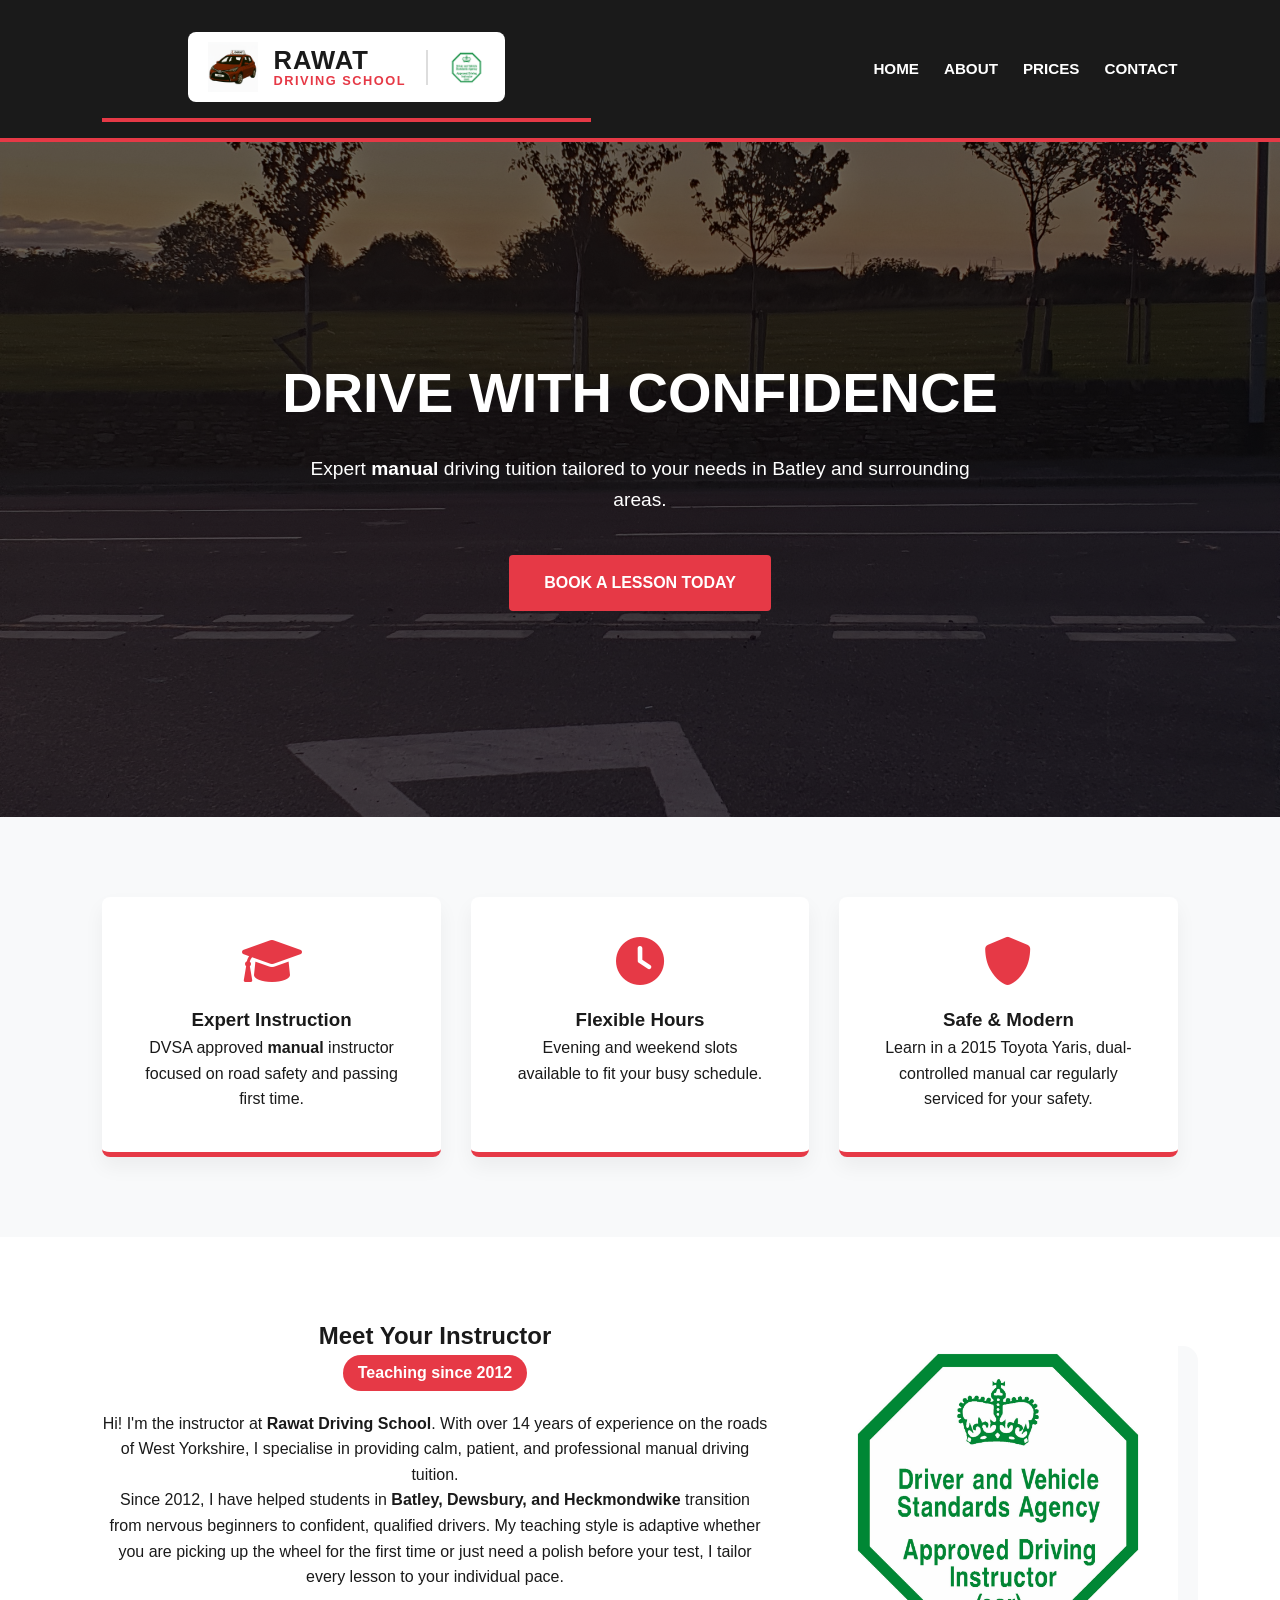
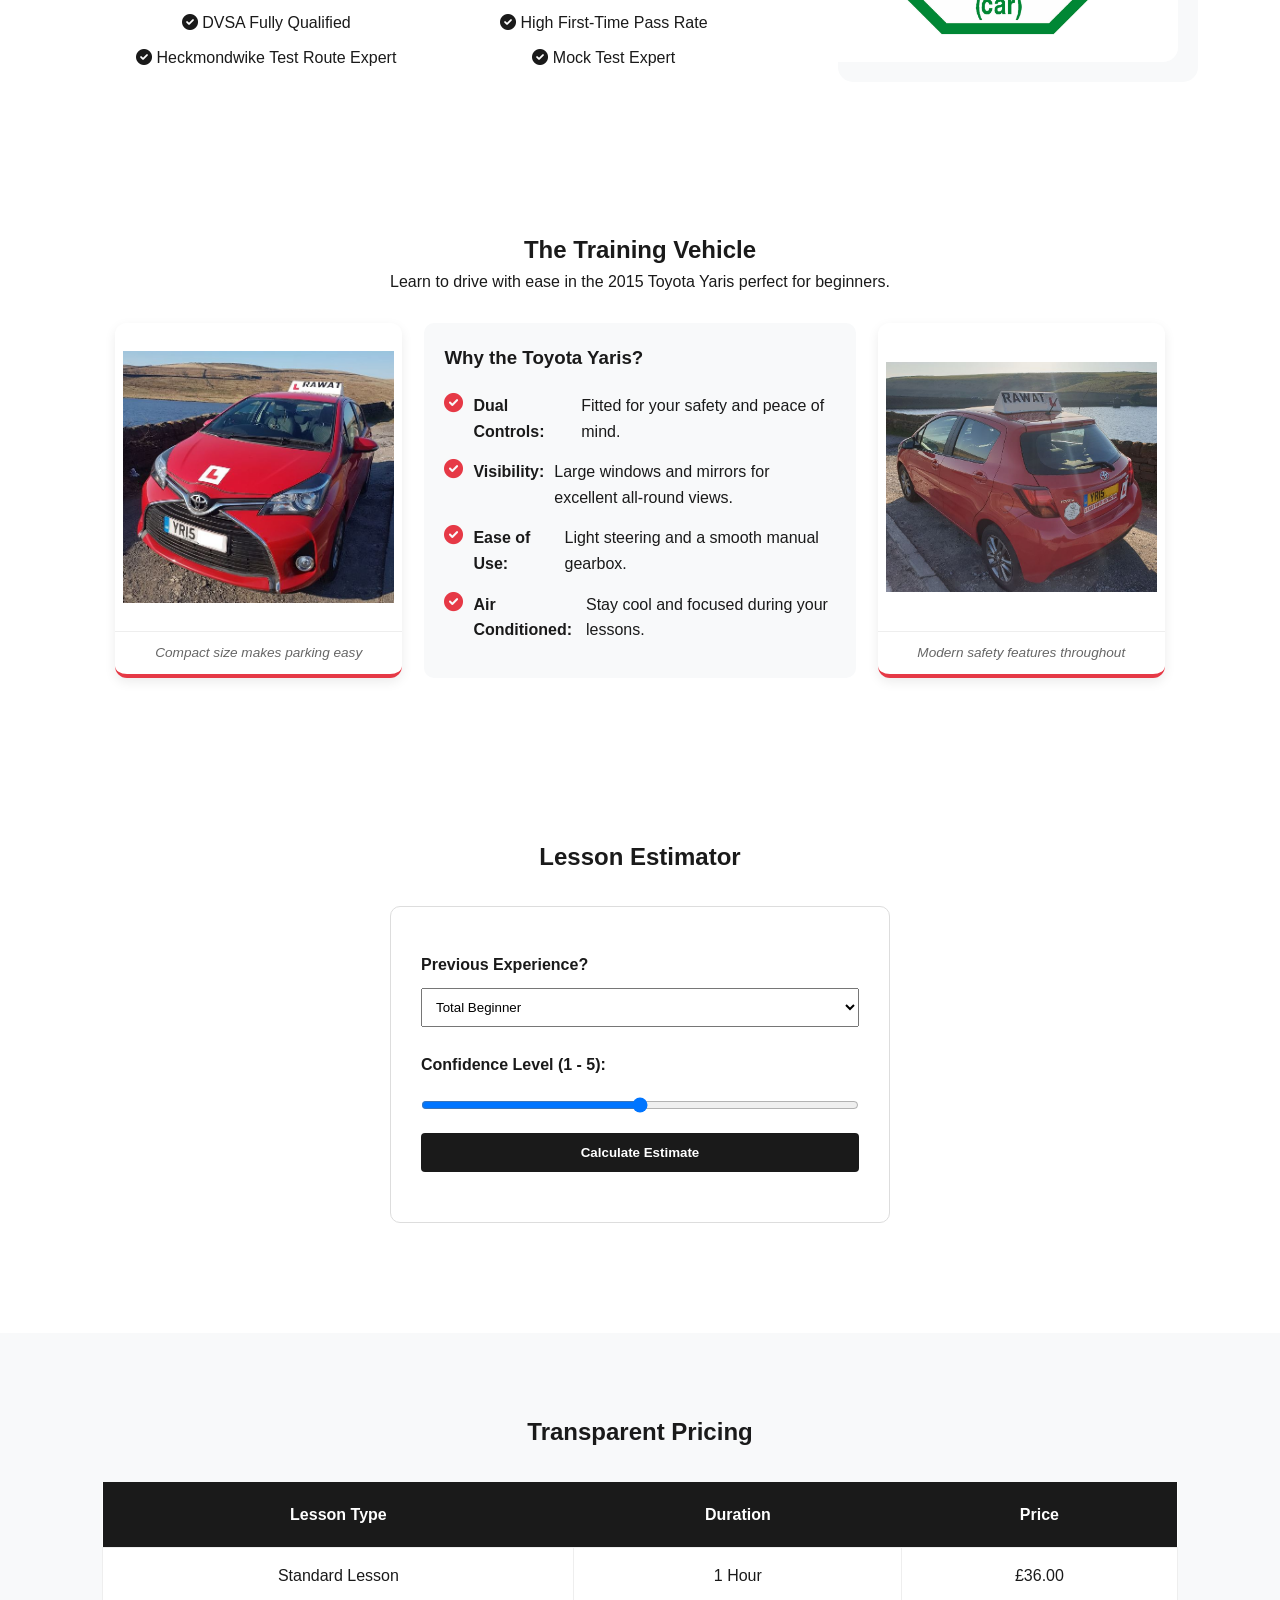
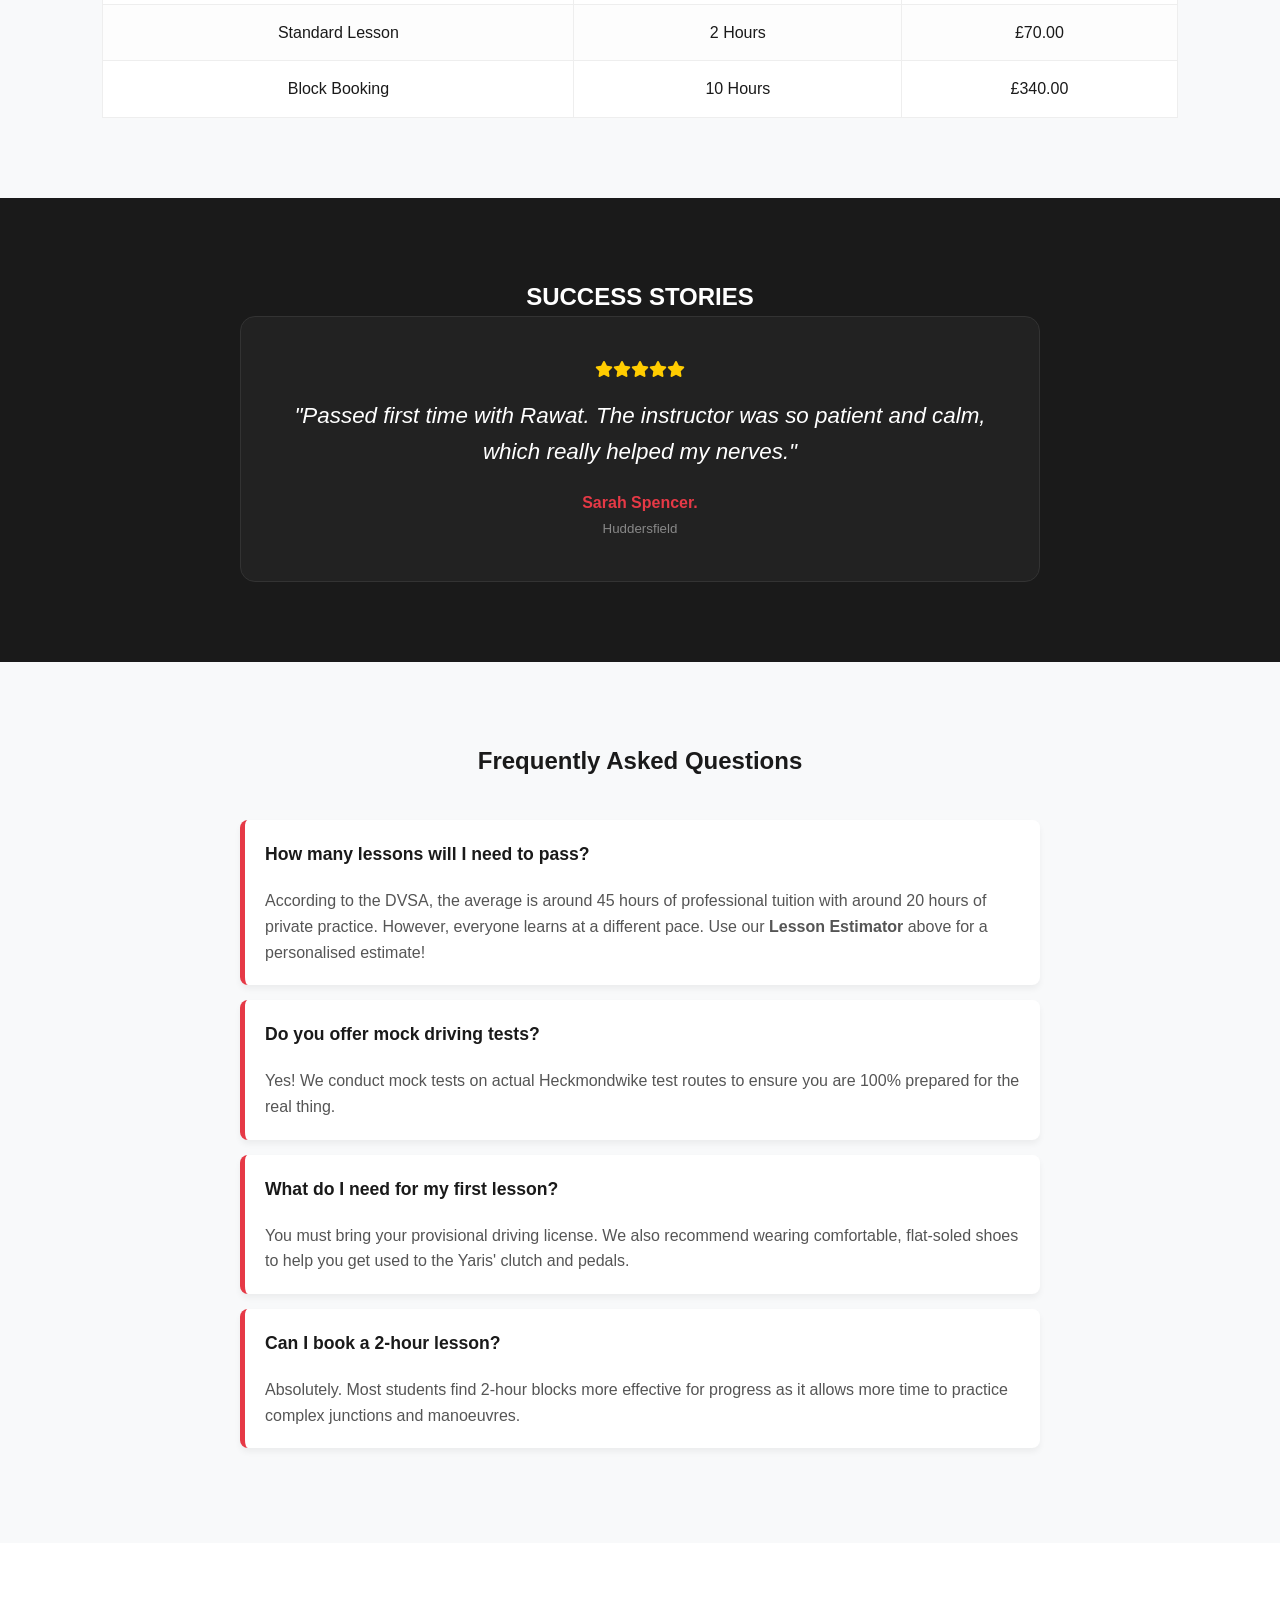
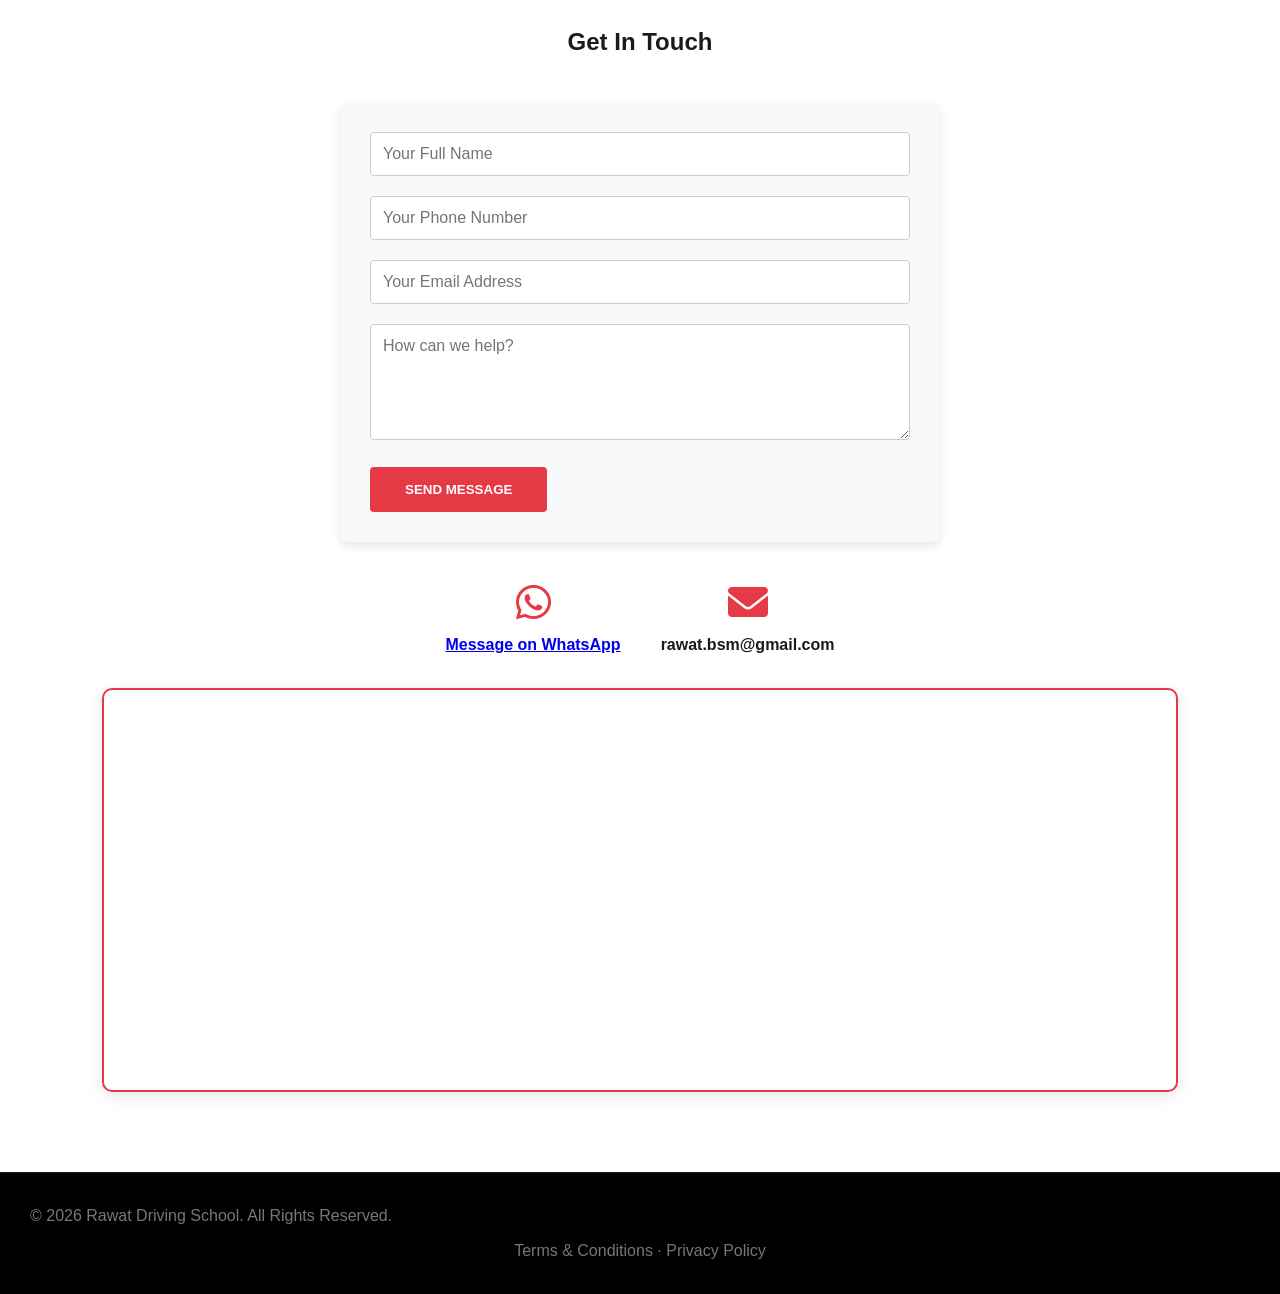
<file: index.html>
<!DOCTYPE html>
<html lang="en">
<head>
    <meta charset="UTF-8">
    <meta name="viewport" content="width=device-width, initial-scale=1.0">
    <meta name="description" content="Rawat Driving School offers professional manual driving lessons in Batley, Heckmondwike, and Dewsbury. DVSA approved instructor, high pass rates, and competitive prices.">
    <meta name="keywords" content="Driving School Batley, Manual Driving Lessons Heckmondwike, Driving Instructor Dewsbury, Toyota Yaris Driving Lessons">
    <title>Rawat Driving School | Professional Manual Driving Lessons</title>
    <link rel="icon" type="image/jpeg" href="assets/Toyota_Yaris_logo.png">
    <link rel="stylesheet" href="style.css">
    <link rel="stylesheet" href="https://cdnjs.cloudflare.com/ajax/libs/font-awesome/6.0.0/css/all.min.css">
    <style>
        /* Logo Layout: Image and Text matching heights */
        .logo-container {
            display: flex;
            align-items: center;
            gap: 15px;
            background: white; 
            padding: 10px 20px;
            border-radius: 8px;
            text-decoration: none;
        }

        .nav-logo-img {
            height: 50px; /* Matched to text block height */
            width: auto;
            display: block;
        }

        .logo-text {
            display: flex;
            flex-direction: column;
            justify-content: center;
            line-height: 1.1;
        }

        .brand-name {
            font-size: 1.6rem;
            font-weight: 900;
            color: #1a1a1a;
            letter-spacing: 1px;
            margin: 0;
        }

        .sub-text {
            font-size: 0.8rem;
            font-weight: bold;
            color: #e63946; 
            letter-spacing: 1.5px;
            margin: 0;
        }

        /* Hero Image */
        .hero {
            background: linear-gradient(rgba(0,0,0,0.6), rgba(0,0,0,0.6)), url('assets/Sunset_road.jpg');
            background-size: cover;
            background-position: center;
            color: white;
            padding: 100px 20px;
            text-align: center;
        }

        .map-container {
            margin-top: 30px;
            border-radius: 10px;
            overflow: hidden;
            box-shadow: 0 4px 15px rgba(0,0,0,0.1);
            border: 2px solid #e63946;
        }
        .map-container iframe {
            width: 100%;
            height: 400px;
            display: block;
        }
    </style>
</head>
<body>

    <nav>
        <nav>
    <div class="logo-container">
        <img src="assets/Toyota_Yaris_logo.png" alt="Toyota Yaris Logo" class="nav-logo-img">
        
        <div class="logo-text">
            <span class="brand-name">RAWAT</span>
            <span class="sub-text">DRIVING SCHOOL</span>
        </div>

        <div class="logo-divider"></div>

        <img src="assets/DVSA_logo.jpg" alt="DVSA Approved" class="dvsa-nav-logo">
    </div>
    
    </nav>
        
        <div class="menu-toggle" id="mobile-menu">
            <i class="fas fa-bars"></i>
        </div>

        <ul class="nav-list">
            <li><a href="#home">Home</a></li>
            <li><a href="#about">About</a></li>
            <li><a href="#pricing">Prices</a></li>
            <li><a href="#contact">Contact</a></li>
        </ul>
    </nav>

    <section class="hero" id="home">
        <h1>DRIVE WITH CONFIDENCE</h1>
        <p>Expert <strong>manual</strong> driving tuition tailored to your needs in Batley and surrounding areas.</p>
        <a href="#contact" class="btn">Book a Lesson Today</a>
    </section>

    <section class="services" id="services">
        <div class="card">
            <i class="fas fa-graduation-cap"></i>
            <h3>Expert Instruction</h3>
            <p>DVSA approved <strong>manual</strong> instructor focused on road safety and passing first time.</p>
        </div>
        <div class="card">
            <i class="fas fa-clock"></i>
            <h3>Flexible Hours</h3>
            <p>Evening and weekend slots available to fit your busy schedule.</p>
        </div>
        <div class="card">
            <i class="fas fa-shield-alt"></i>
            <h3>Safe & Modern</h3>
            <p>Learn in a 2015 Toyota Yaris, dual-controlled manual car regularly serviced for your safety.</p>
        </div>
    </section>

<section class="about-me" id="about">
    <div class="about-container">
        <div class="about-text">
            <h2>Meet Your Instructor</h2>
            <p class="experience-badge">Teaching since 2012</p>
            <p>
                Hi! I'm the instructor at <strong>Rawat Driving School</strong>. With over 14 years of experience on the roads of West Yorkshire, I specialise in providing calm, patient, and professional manual driving tuition.
            </p>
            <p>
                Since 2012, I have helped students in <strong>Batley, Dewsbury, and Heckmondwike</strong> transition from nervous beginners to confident, qualified drivers. My teaching style is adaptive whether you are picking up the wheel for the first time or just need a polish before your test, I tailor every lesson to your individual pace.
            </p>
            <ul class="about-stats">
                <li><i class="fas fa-check-circle"></i> DVSA Fully Qualified</li>
                <li><i class="fas fa-check-circle"></i> High First-Time Pass Rate</li>
                <li><i class="fas fa-check-circle"></i> Heckmondwike Test Route Expert</li>
                <li><i class="fas fa-check-circle"></i> Mock Test Expert</li>
            </ul>
        </div>
        <div class="about-image">
            <img src="assets/DVSA_logo.jpg" alt="Rawat Driving Instructor">
        </div>
    </div>
</section>

    <section class="the-car" id="the-car">
    <h2>The Training Vehicle</h2>
    <p>Learn to drive with ease in the 2015 Toyota Yaris perfect for beginners.</p>
    
    <div class="car-grid">
        <div class="car-image-container">
            <img src="assets/Yaris_f.jpg" alt="Toyota Yaris Front View">
            <p>Compact size makes parking easy</p>
        </div>
        <div class="car-content">
            <h3>Why the Toyota Yaris?</h3>
            <ul class="car-features">
                <li><i class="fas fa-check-circle"></i> <strong>Dual Controls:</strong> Fitted for your safety and peace of mind.</li>
                <li><i class="fas fa-check-circle"></i> <strong>Visibility:</strong> Large windows and mirrors for excellent all-round views.</li>
                <li><i class="fas fa-check-circle"></i> <strong>Ease of Use:</strong> Light steering and a smooth manual gearbox.</li>
                <li><i class="fas fa-check-circle"></i> <strong>Air Conditioned:</strong> Stay cool and focused during your lessons.</li>
            </ul>
        </div>
        <div class="car-image-container">
            <img src="assets/Yaris_r.jpg" alt="Toyota Yaris Rear View">
            <p>Modern safety features throughout</p>
        </div>
    </div>
</section>

    <section class="calculator">
        <h2>Lesson Estimator</h2>
        <div class="calc-container">
            <label>Previous Experience?</label>
            <select id="experience">
                <option value="none">Total Beginner</option>
                <option value="some">Some (5-10 hours)</option>
                <option value="lots">Lots (Failed a test before)</option>
            </select>
            <label>Confidence Level (1 - 5):</label>
            <input type="range" id="confidence" min="1" max="5" value="3">
            <button onclick="calculateLessons()" class="btn-small">Calculate Estimate</button>
            <div id="calc-result"></div>
        </div>
    </section>

    <section class="pricing" id="pricing">
        <h2>Transparent Pricing</h2>
        <div class="table-wrapper">
            <table>
                <thead>
                    <tr>
                        <th>Lesson Type</th>
                        <th>Duration</th>
                        <th>Price</th>
                    </tr>
                </thead>
                <tbody>
                    <tr><td>Standard Lesson</td><td>1 Hour</td><td>£36.00</td></tr>
                    <tr><td>Standard Lesson</td><td>2 Hours</td><td>£70.00</td></tr>
                    <tr><td>Block Booking</td><td>10 Hours</td><td>£340.00</td></tr>
                </tbody>
            </table>
        </div>
    </section>

    <section class="testimonials">
        <h2>SUCCESS STORIES</h2>
        <div class="testimonial-container">
            <div class="stars">
                <i class="fas fa-star"></i><i class="fas fa-star"></i><i class="fas fa-star"></i><i class="fas fa-star"></i><i class="fas fa-star"></i>
            </div>
            <p id="test-text">"Loading success stories..."</p>
            <span id="test-name" style="color: #e63946; font-weight: bold; display: block;"></span>
            <small id="test-loc" style="color: #888;"></small>
        </div>
    </section>

    <section class="faq" id="faq">
    <h2>Frequently Asked Questions</h2>
    <div class="faq-container">
        <div class="faq-item">
            <div class="faq-question">How many lessons will I need to pass?</div>
            <div class="faq-answer">
                According to the DVSA, the average is around 45 hours of professional tuition with around 20 hours of private practice. However, everyone learns at a different pace. Use our <strong>Lesson Estimator</strong> above for a personalised estimate!
            </div>
        </div>
        
        <div class="faq-item">
            <div class="faq-question">Do you offer mock driving tests?</div>
            <div class="faq-answer">
                Yes! We conduct mock tests on actual Heckmondwike test routes to ensure you are 100% prepared for the real thing.
            </div>
        </div>

        <div class="faq-item">
            <div class="faq-question">What do I need for my first lesson?</div>
            <div class="faq-answer">
                You must bring your provisional driving license. We also recommend wearing comfortable, flat-soled shoes to help you get used to the Yaris' clutch and pedals.
            </div>
        </div>

        <div class="faq-item">
            <div class="faq-question">Can I book a 2-hour lesson?</div>
            <div class="faq-answer">
                Absolutely. Most students find 2-hour blocks more effective for progress as it allows more time to practice complex junctions and manoeuvres.
            </div>
        </div>
    </div>
</section>

    <section class="contact" id="contact">
    <h2>Get In Touch</h2>

    <div class="contact-container">
        <form action="https://api.staticforms.xyz/submit" method="post">
            <input type="hidden" name="accessKey" value="sf_6b85dmgg7a51gg2a3g2cke9a">
            <input type="hidden" name="redirectTo" value="https://rawatdrivingschool.vercel.app/thanks.html">

            <div class="form-group">
                <input type="text" name="name" placeholder="Your Full Name" required>
            </div>
            <div class="form-group">
                <input type="tel" name="phone" placeholder="Your Phone Number" required>
            </div>
            <div class="form-group">
                <input type="email" name="email" placeholder="Your Email Address" required>
            </div>
            <div class="form-group">
                <textarea name="message" placeholder="How can we help?" rows="5" required></textarea>
            </div>

            <button type="submit" class="btn">Send Message</button>
        </form>
    </div>

    <div class="contact-grid">

        <!-- ✅ WhatsApp ONLY -->
        <div class="contact-item">
            <i class="fab fa-whatsapp"></i>
            <p>
                <strong>
                    <a href="https://wa.me/447877485001?text=Hi%20I%27m%20interested%20in%20driving%20lessons" target="_blank" class="contact-link">
                        Message on WhatsApp
                    </a>
                </strong>
            </p>
        </div>

        <div class="contact-item">
            <i class="fas fa-envelope"></i>
            <p><strong>rawat.bsm@gmail.com</strong></p>
        </div>

    </div>

    <div class="map-container">
        <iframe 
            src="https://www.google.com/maps/embed?pb=!1m18!1m12!1m3!1d2361.6429988167664!2d-1.6748437233267156!3d53.70701044799049!2m3!1f0!2f0!3f0!3m2!1i1024!2i768!4f13.1!3m3!1m2!1s0x48795df93e0b249b%3A0xc023f03b223f035!2sHeckmondwike%20Driving%20Test%20Centre!5e0!3m2!1sen!2suk!4v1700000000000!5m2!1sen!2suk" 
            style="border:0;" allowfullscreen="" loading="lazy">
        </iframe>
    </div>
</section>

    <footer>
        <p>© 2026 Rawat Driving School. All Rights Reserved.</p>
        <p style="text-align:center; margin-top:10px;">
  <a href="terms.html" style="color:#777; text-decoration:none;">Terms &amp; Conditions</a> ·
  <a href="privacy.html" style="color:#777; text-decoration:none;">Privacy Policy</a>
</p>

    </footer>


    <script src="script.js"></script>
</body>

</html>
</file>
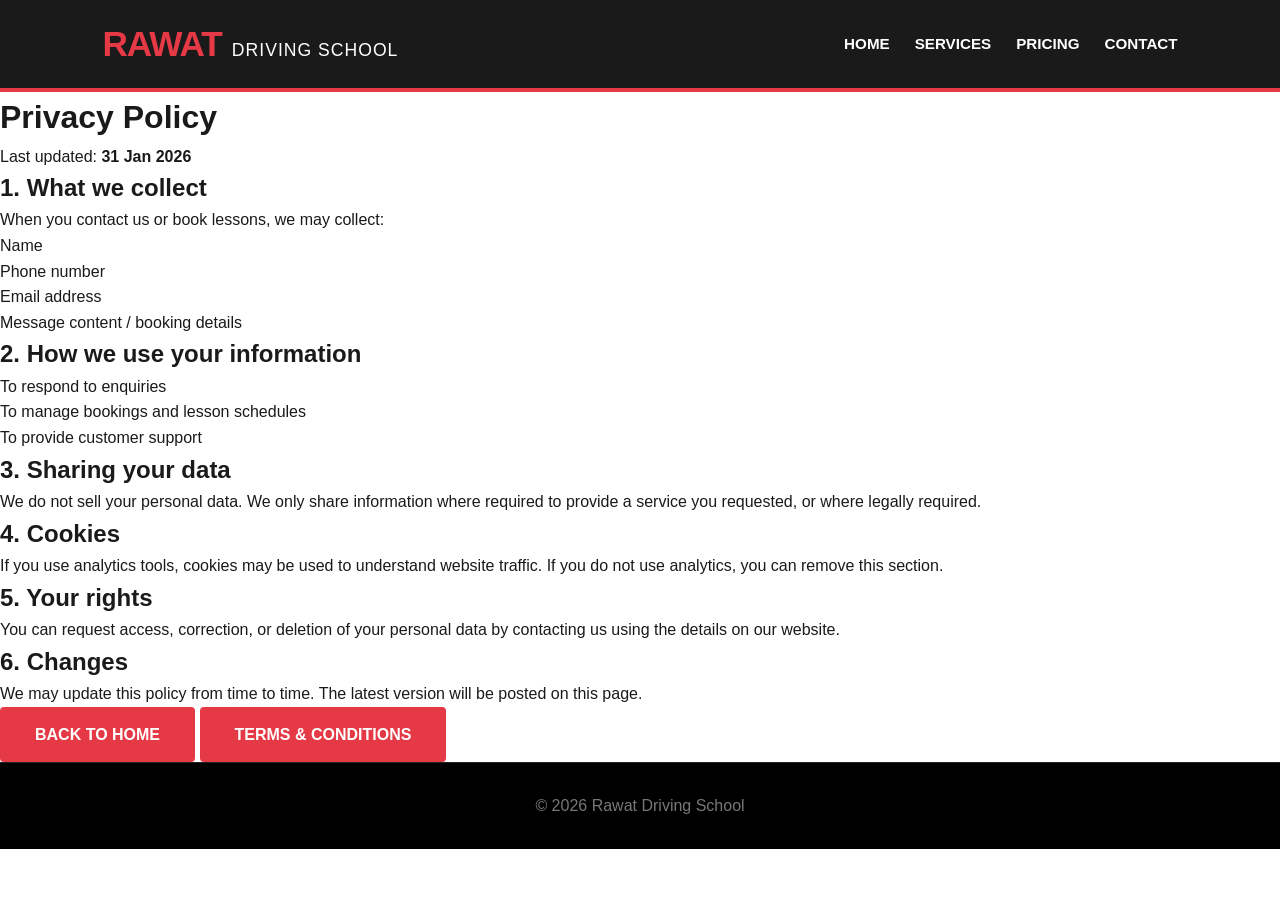
<file: privacy.html>
<!DOCTYPE html>
<html lang="en">
<head>
  <meta charset="UTF-8" />
  <meta name="viewport" content="width=device-width, initial-scale=1.0" />
  <title>Privacy Policy | Rawat Driving School</title>
  <link rel="stylesheet" href="style.css" />
</head>

<body>

  <nav>
    <div class="logo-text-only">
      <span class="brand-name">Rawat</span>
      <span class="sub-text">Driving School</span>
    </div>

    <ul class="nav-list">
      <li><a href="index.html">Home</a></li>
      <li><a href="index.html#services">Services</a></li>
      <li><a href="index.html#pricing">Pricing</a></li>
      <li><a href="index.html#contact">Contact</a></li>
    </ul>

    <div class="menu-toggle" id="mobile-menu">☰</div>
  </nav>

  <main class="legal-page">
    <div class="legal-container">
      <div class="legal-card">
        <h1>Privacy Policy</h1>
        <p class="legal-meta">Last updated: <strong>31 Jan 2026</strong></p>

        <h2>1. What we collect</h2>
        <p>When you contact us or book lessons, we may collect:</p>
        <ul>
          <li>Name</li>
          <li>Phone number</li>
          <li>Email address</li>
          <li>Message content / booking details</li>
        </ul>

        <h2>2. How we use your information</h2>
        <ul>
          <li>To respond to enquiries</li>
          <li>To manage bookings and lesson schedules</li>
          <li>To provide customer support</li>
        </ul>

        <h2>3. Sharing your data</h2>
        <p>We do not sell your personal data. We only share information where required to provide a service you requested, or where legally required.</p>

        <h2>4. Cookies</h2>
        <p>If you use analytics tools, cookies may be used to understand website traffic. If you do not use analytics, you can remove this section.</p>

        <h2>5. Your rights</h2>
        <p>You can request access, correction, or deletion of your personal data by contacting us using the details on our website.</p>

        <h2>6. Changes</h2>
        <p>We may update this policy from time to time. The latest version will be posted on this page.</p>

        <div class="legal-actions">
          <a class="btn" href="index.html">Back to Home</a>
          <a class="btn btn-outline" href="terms.html">Terms &amp; Conditions</a>
        </div>
      </div>
    </div>
  </main>

  <footer>
    <p style="text-align:center;">© <span id="year"></span> Rawat Driving School</p>
  </footer>

  <script>
    document.getElementById('year').textContent = new Date().getFullYear();

    const menuToggle = document.getElementById('mobile-menu');
    const navList = document.querySelector('.nav-list');
    if (menuToggle && navList) {
      menuToggle.addEventListener('click', () => navList.classList.toggle('active'));
    }
  </script>
</body>

<script src="script.js"></script>

</html>
</file>
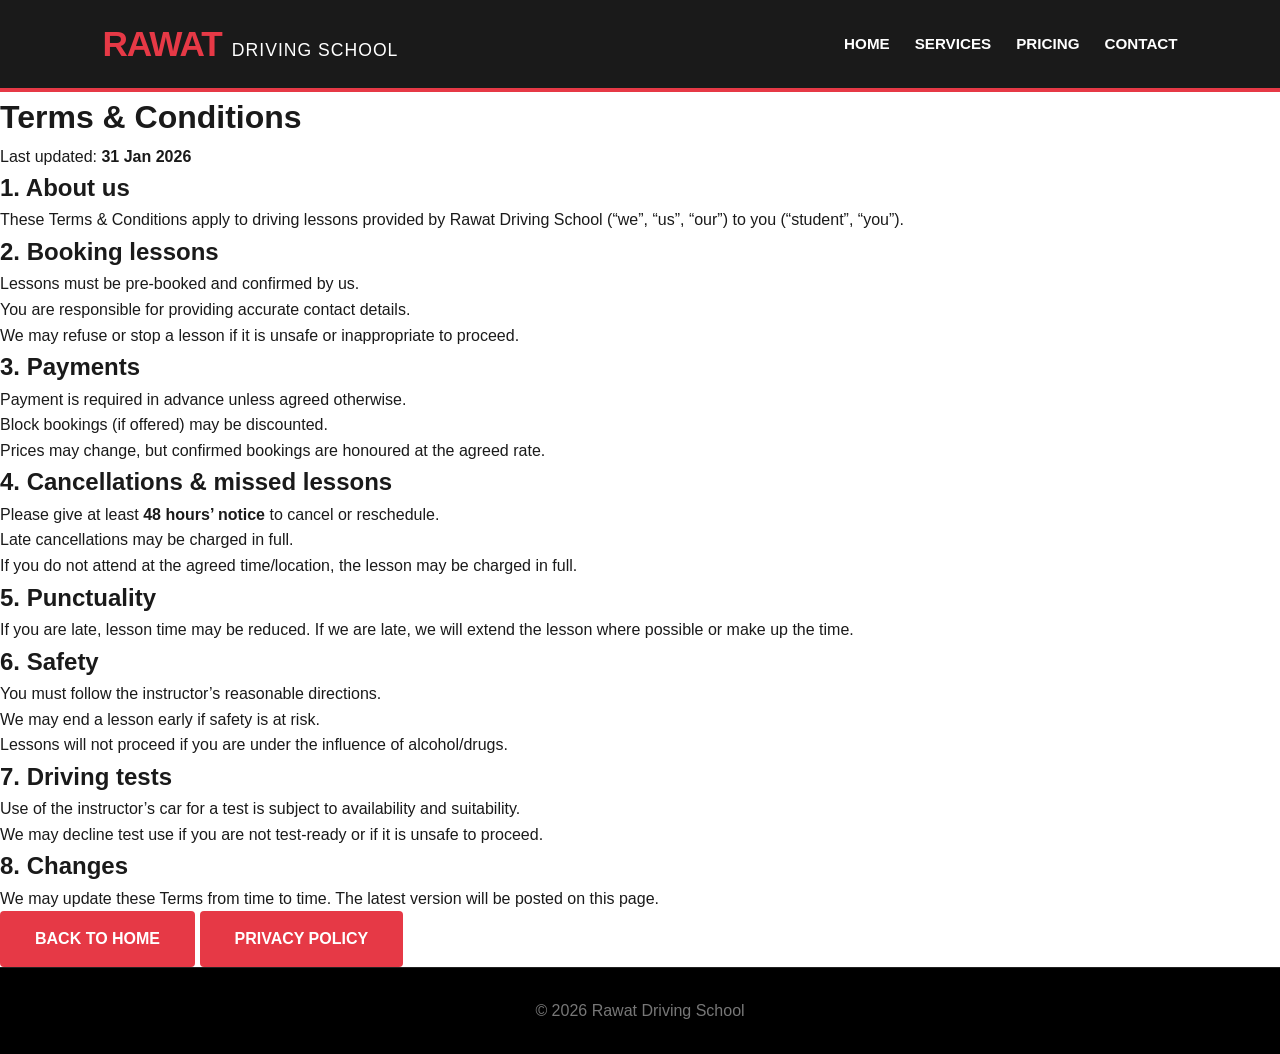
<file: terms.html>
<!DOCTYPE html>
<html lang="en">
<head>
  <meta charset="UTF-8" />
  <meta name="viewport" content="width=device-width, initial-scale=1.0" />
  <title>Terms & Conditions | Rawat Driving School</title>
  <link rel="stylesheet" href="style.css" />
</head>

<body>

  <!-- NAV (matches your existing nav styling) -->
  <nav>
    <div class="logo-text-only">
      <span class="brand-name">Rawat</span>
      <span class="sub-text">Driving School</span>
    </div>

    <ul class="nav-list">
      <li><a href="index.html">Home</a></li>
      <li><a href="index.html#services">Services</a></li>
      <li><a href="index.html#pricing">Pricing</a></li>
      <li><a href="index.html#contact">Contact</a></li>
    </ul>

    <div class="menu-toggle" id="mobile-menu">☰</div>
  </nav>

  <!-- LEGAL CONTENT -->
  <main class="legal-page">
    <div class="legal-container">
      <div class="legal-card">
        <h1>Terms &amp; Conditions</h1>
        <p class="legal-meta">Last updated: <strong>31 Jan 2026</strong></p>

        <h2>1. About us</h2>
        <p>These Terms &amp; Conditions apply to driving lessons provided by Rawat Driving School (“we”, “us”, “our”) to you (“student”, “you”).</p>

        <h2>2. Booking lessons</h2>
        <ul>
          <li>Lessons must be pre-booked and confirmed by us.</li>
          <li>You are responsible for providing accurate contact details.</li>
          <li>We may refuse or stop a lesson if it is unsafe or inappropriate to proceed.</li>
        </ul>

        <h2>3. Payments</h2>
        <ul>
          <li>Payment is required in advance unless agreed otherwise.</li>
          <li>Block bookings (if offered) may be discounted.</li>
          <li>Prices may change, but confirmed bookings are honoured at the agreed rate.</li>
        </ul>

        <h2>4. Cancellations &amp; missed lessons</h2>
        <ul>
          <li>Please give at least <strong>48 hours’ notice</strong> to cancel or reschedule.</li>
          <li>Late cancellations may be charged in full.</li>
          <li>If you do not attend at the agreed time/location, the lesson may be charged in full.</li>
        </ul>

        <h2>5. Punctuality</h2>
        <p>If you are late, lesson time may be reduced. If we are late, we will extend the lesson where possible or make up the time.</p>

        <h2>6. Safety</h2>
        <ul>
          <li>You must follow the instructor’s reasonable directions.</li>
          <li>We may end a lesson early if safety is at risk.</li>
          <li>Lessons will not proceed if you are under the influence of alcohol/drugs.</li>
        </ul>

        <h2>7. Driving tests</h2>
        <ul>
          <li>Use of the instructor’s car for a test is subject to availability and suitability.</li>
          <li>We may decline test use if you are not test-ready or if it is unsafe to proceed.</li>
        </ul>

        <h2>8. Changes</h2>
        <p>We may update these Terms from time to time. The latest version will be posted on this page.</p>

        <div class="legal-actions">
          <a class="btn" href="index.html">Back to Home</a>
          <a class="btn btn-outline" href="privacy.html">Privacy Policy</a>
        </div>
      </div>
    </div>
  </main>

  <footer>
    <p style="text-align:center;">© <span id="year"></span> Rawat Driving School</p>
  </footer>

  <script>
    // year
    document.getElementById('year').textContent = new Date().getFullYear();

    // mobile menu toggle (uses your existing IDs/classes)
    const menuToggle = document.getElementById('mobile-menu');
    const navList = document.querySelector('.nav-list');
    if (menuToggle && navList) {
      menuToggle.addEventListener('click', () => navList.classList.toggle('active'));
    }
  </script>
</body>

<script src="script.js"></script>

</html>
</file>
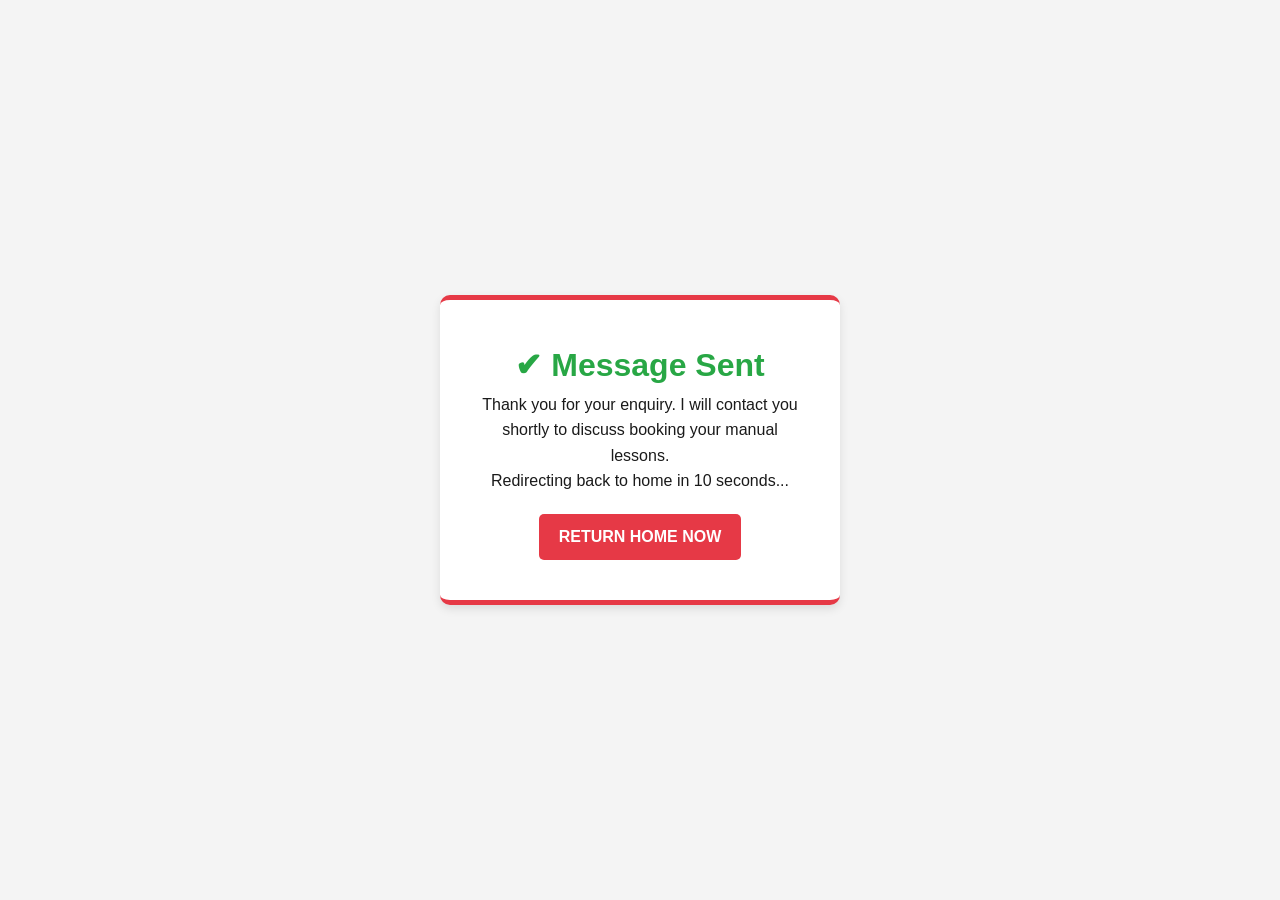
<file: thanks.html>
<!DOCTYPE html>
<html lang="en">
<head>
    <meta charset="UTF-8">
    <meta http-equiv="refresh" content="10;url=index.html">
    <title>Message Sent | Rawat Driving School</title>
    <link rel="stylesheet" href="style.css">
    <style>
        body { 
            background: #f4f4f4; 
            display: flex; 
            justify-content: center; 
            align-items: center; 
            height: 100vh; 
            margin: 0; 
            font-family: sans-serif; 
        }
        .card { 
            background: white; 
            padding: 40px; 
            border-radius: 10px; 
            box-shadow: 0 4px 10px rgba(0,0,0,0.1); 
            text-align: center; 
            border-top: 5px solid #e63946; 
            max-width: 400px; 
        }
        .btn { 
            display: inline-block; 
            background: #e63946; 
            color: white; 
            padding: 10px 20px; 
            text-decoration: none; 
            border-radius: 5px; 
            margin-top: 20px; 
            font-weight: bold; 
        }
    </style>
</head>
<body>

    <div class="card">
        <h1 style="color: #28a745;">✔ Message Sent</h1>
        <p>Thank you for your enquiry. I will contact you shortly to discuss booking your manual lessons.</p>
        <p>Redirecting back to home in <span id="count">10</span> seconds...</p>
        <a href="index.html" class="btn">Return Home Now</a>
    </div>

    <script>
        let seconds = 10;
        const countEl = document.getElementById('count');
        
        setInterval(() => {
            seconds--;
            if (countEl) countEl.textContent = seconds;
            if (seconds <= 0) {
                window.location.href = "index.html";
            }
        }, 1000);
    </script>
</body>
</html>
</file>
<file: style.css>
/* --- RAWAT DRIVING SCHOOL BRANDING --- */
:root {
    --primary-red: #e63946;    /* Main brand red */
    --accent-red: #b91c1c;     /* Hover state red */
    --dark-black: #1a1a1a;     /* Deep black for background/text */
    --pure-white: #ffffff;     /* Body background */
    --light-grey: #f8f9fa;     /* Section contrast */
    --transition: all 0.3s ease;
}

/* --- RESET & BASE STYLES --- */
* {
    margin: 0;
    padding: 0;
    box-sizing: border-box;
}

html {
    scroll-behavior: smooth;
    scroll-padding-top: 100px;
}
section {
    scroll-margin-top: 100px;
}

body {
    font-family: 'Segoe UI', Roboto, Helvetica, Arial, sans-serif;
    line-height: 1.6;
    color: var(--dark-black);
    background-color: var(--pure-white);
}

/* --- NAVIGATION & TEXT LOGO --- */
nav {
    background: var(--dark-black);
    color: white;
    padding: 1rem 8%;
    display: flex;
    justify-content: space-between;
    align-items: center;
    position: sticky;
    top: 0;
    z-index: 1000;
    border-bottom: 4px solid var(--primary-red);
}

.logo-text-only {
    display: flex;
    align-items: baseline;
    gap: 10px;
    text-transform: uppercase;
}

.brand-name {
    color: var(--primary-red);
    font-size: 2.2rem;
    font-weight: 900;
    letter-spacing: -1px;
}

.sub-text {
    color: #ffffff;
    font-size: 1.1rem;
    font-weight: 400;
    letter-spacing: 1px;
}

nav ul {
    display: flex;
    list-style: none;
}

nav ul li { margin-left: 25px; }

nav ul li a {
    color: white !important;
    text-decoration: none;
    font-weight: 600;
    font-size: 0.95rem;
    text-transform: uppercase;
    transition: var(--transition);
}

nav ul li a:hover {
    color: var(--primary-red) !important;
}

.menu-toggle {
    display: none;
    font-size: 1.8rem;
    cursor: pointer;
    color: white;
}

/* --- ENHANCED NAV LOGO LAYOUT --- */
.logo-container {
    display: flex;
    align-items: center;
    gap: 15px;
    background: var(--pure-white);
    padding: 5px 15px;
    border-radius: 6px;
}

.logo-divider {
    width: 2px;
    height: 35px;
    background-color: #ddd;
    margin: 0 5px;
}

.dvsa-nav-logo {
    height: 35px;
    width: auto;
}

/* Mobile Tweak: Hide the DVSA logo on very small screens to save space */
@media (max-width: 480px) {
    .logo-divider, .dvsa-nav-logo { display: none; }
}

@media (max-width: 768px) {
    html {
        scroll-padding-top: 140px;
    }

    section {
        scroll-margin-top: 140px;
    }
}

/* --- HERO SECTION --- */
.hero {
    position: relative;
    height: 75vh;
    background: linear-gradient(rgba(0,0,0,0.7), rgba(0,0,0,0.7)),
                url('https://images.unsplash.com/photo-1449965408869-eaa3f722e40d?auto=format&fit=crop&q=80&w=1920');
    background-size: cover;
    background-position: center;
    display: flex;
    flex-direction: column;
    justify-content: center;
    align-items: center;
    text-align: center;
    color: white;
    padding: 0 20px;
}

.hero h1 {
    font-size: 3.5rem;
    margin-bottom: 1rem;
    font-weight: 900;
}

.hero p {
    font-size: 1.2rem;
    max-width: 700px;
    margin-bottom: 2.5rem;
}

/* --- BUTTONS --- */
.btn {
    background: var(--primary-red);
    color: white;
    padding: 15px 35px;
    text-decoration: none;
    font-weight: bold;
    border-radius: 4px;
    transition: var(--transition);
    text-transform: uppercase;
    border: none;
    cursor: pointer;
    display: inline-block;
}

.btn:hover {
    background: var(--pure-white);
    color: var(--primary-red);
    transform: translateY(-3px);
}

.btn-small {
    background: var(--dark-black);
    color: white;
    padding: 12px;
    border: none;
    width: 100%;
    font-weight: bold;
    cursor: pointer;
    border-radius: 4px;
}

.btn-small:hover { background: var(--primary-red); }

/* --- SECTION BASE STYLES --- */
section {
    padding: 80px 8%;
    text-align: center;
}

/* --- SERVICES SECTION --- */
.services {
    background: var(--light-grey);
    display: grid;
    grid-template-columns: repeat(auto-fit, minmax(280px, 1fr));
    gap: 30px;
}

.card {
    background: white;
    padding: 40px;
    border-radius: 8px;
    box-shadow: 0 10px 20px rgba(0,0,0,0.05);
    border-bottom: 5px solid var(--primary-red);
    transition: var(--transition);
}

.card:hover { transform: translateY(-10px); }

.card i {
    font-size: 3rem;
    color: var(--primary-red);
    margin-bottom: 20px;
}

/* --- ABOUT ME (Meet Your Instructor) --- */
.about-container {
    display: flex;
    align-items: center;
    gap: 50px;
    flex-wrap: wrap;

    max-width: 1050px;   /* SAME width as car-grid */
    margin: 0 auto;     /* THIS is the centering */
    width: 100%;
}


.about-container {
    display: flex;
    align-items: center;
    gap: 50px;
    flex-wrap: wrap;
    max-width: 1100px;
    margin: 0 auto;
    width: 100%;
}

.about-text {
    flex: 1;
    min-width: 300px;
}

.experience-badge {
    display: inline-block;
    background: var(--primary-red);
    color: white;
    padding: 5px 15px;
    border-radius: 20px;
    font-weight: bold;
    margin-bottom: 20px;
}

.about-stats {
    list-style: none;
    margin-top: 20px;
    display: grid;
    grid-template-columns: 1fr 1fr;
    gap: 10px;
}

.about-image {
    display: flex;
    justify-content: flex-end;
    flex: 0 0 360px;
}

.about-image img {
    width: 100%;
    max-width: 360px;
    border-radius: 15px;
    box-shadow: 20px 20px 0px var(--light-grey);
    display: block;
}

/* --- THE CAR SECTION (Training Vehicle) --- */
.the-car {
    background: var(--pure-white);
}

/* grid stays like your original layout, but with equal-height cards */
.car-grid {
    display: grid;
    grid-template-columns: 1fr 1.5fr 1fr;
    gap: 22px;
    margin-top: 28px;

    /* keeps it centered and reduces "empty space" feeling */
    max-width: 1050px;
    margin-left: auto;
    margin-right: auto;
    width: 100%;

    /* KEY: makes all 3 cards equal height */
    align-items: stretch;
}

/* Image cards: equal height + image fills space */
.car-image-container {
    display: flex;
    flex-direction: column;
    background: #fff;
    border-radius: 12px;
    overflow: hidden;
    box-shadow: 0 4px 12px rgba(0,0,0,0.08);
    border-bottom: 4px solid var(--primary-red);
}

/* IMPORTANT:
   - flex:1 makes the image area expand to match the middle card height
   - object-fit: contain prevents cropping
*/
.car-image-container img {
    flex: 1;
    width: 100%;
    height: 100%;
    object-fit: contain;
    background: #fff;
    padding: 8px;      /* keeps a nice clean border; reduce to 4px if you want bigger */
    display: block;
}

/* Caption stays at bottom, consistent */
.car-image-container p {
    margin: 0;
    padding: 10px 12px;
    font-size: 0.85rem;
    color: #666;
    font-style: italic;
    text-align: center;
    border-top: 1px solid #eee;
}

.car-content {
    text-align: left;
    padding: 20px;
    background: var(--light-grey);
    border-radius: 10px;

    /* ensures the middle card also stretches correctly */
    height: 100%;
    display: flex;
    flex-direction: column;
}

.car-features {
    list-style: none;
    margin-top: 20px;
}

.car-features li {
    margin-bottom: 15px;
    display: flex;
    align-items: flex-start;
    gap: 10px;
}

.car-features i {
    color: var(--primary-red);
    font-size: 1.2rem;
}

/* Responsive fix for the car grid */
@media (max-width: 992px) {
    .car-grid { grid-template-columns: 1fr; }
    .about-image { justify-content: center; flex: 1 1 360px; }
}

/* --- CALCULATOR --- */
.calc-container {
    max-width: 500px;
    margin: 30px auto;
    padding: 30px;
    border: 1px solid #ddd;
    border-radius: 10px;
    text-align: left;
    background: white;
}

.calc-container label {
    font-weight: bold;
    display: block;
    margin-top: 15px;
}

.calc-container select, .calc-container input {
    width: 100%;
    padding: 10px;
    margin: 10px 0;
}

#calc-result {
    margin-top: 20px;
    font-weight: bold;
    text-align: center;
    color: var(--primary-red);
}

/* --- FAQ SECTION STYLES --- */
.faq { background: var(--light-grey); }

.faq-container {
    max-width: 800px;
    margin: 40px auto 0;
    text-align: left;
}

.faq-item {
    background: var(--pure-white);
    margin-bottom: 15px;
    border-radius: 8px;
    box-shadow: 0 4px 6px rgba(0,0,0,0.05);
    overflow: hidden;
    border-left: 5px solid var(--primary-red);
}

.faq-question {
    padding: 20px;
    font-weight: bold;
    color: var(--dark-black);
    cursor: pointer;
    background: #fff;
    font-size: 1.1rem;
}

.faq-answer {
    padding: 0 20px 20px;
    color: #555;
    line-height: 1.6;
}

.faq-item:hover {
    transform: translateX(5px);
    transition: var(--transition);
}

/* --- CONTACT FORM --- */
.contact-container {
    max-width: 600px;
    margin: 40px auto;
    background: var(--light-grey);
    padding: 30px;
    border-radius: 8px;
    box-shadow: 0 4px 10px rgba(0,0,0,0.1);
    text-align: left;
}

.form-group { margin-bottom: 20px; }

.form-group input,
.form-group textarea {
    width: 100%;
    padding: 12px;
    border: 1px solid #ccc;
    border-radius: 4px;
    font-size: 1rem;
    font-family: inherit;
}

.form-group input:focus,
.form-group textarea:focus {
    outline: none;
    border-color: var(--primary-red);
    box-shadow: 0 0 5px rgba(230, 57, 70, 0.3);
}

/* --- PRICING TABLE --- */
.pricing { background: var(--light-grey); }

.table-wrapper {
    overflow-x: auto;
    margin-top: 30px;
}

table {
    width: 100%;
    border-collapse: collapse;
    background: white;
}

th {
    background: var(--dark-black);
    color: white;
    padding: 20px;
}

td {
    padding: 15px;
    border: 1px solid #eee;
}

tr:nth-child(even) { background: #fdfdfd; }

/* --- TESTIMONIALS SLIDER --- */
.testimonials {
    background: var(--dark-black);
    color: white;
}

.testimonial-container {
    max-width: 800px;
    margin: 0 auto;
    padding: 40px;
    background: #222;
    border-radius: 15px;
    border: 1px solid #333;
}

.stars { color: #ffcc00; margin-bottom: 15px; }

#test-text {
    font-style: italic;
    font-size: 1.4rem;
    margin-bottom: 20px;
}

#test-name {
    color: var(--primary-red);
    font-weight: bold;
    display: block;
}

/* --- CONTACT GRID (PHONE/EMAIL) --- */
.contact-grid {
    display: flex;
    justify-content: center;
    gap: 40px;
    flex-wrap: wrap;
    margin-top: 40px;
}

.contact-item i {
    font-size: 2.5rem;
    color: var(--primary-red);
    margin-bottom: 10px;
}

/* --- FOOTER --- */
footer {
    background: #000;
    color: #777;
    padding: 30px;
    border-top: 1px solid #222;
}

/* --- MOBILE VIEW --- */
@media (max-width: 768px) {
    .menu-toggle { display: block; }

    .nav-list {
        display: none;
        flex-direction: column;
        position: absolute;
        top: 80px;
        left: 0;
        width: 100%;
        background: var(--dark-black);
        padding: 20px;
        border-bottom: 4px solid var(--primary-red);
    }

    .nav-list.active { display: flex; }

    .nav-list li {
        margin: 15px 0;
        text-align: center;
    }

    .hero h1 { font-size: 2.2rem; }
    



    /* ===== SPACING + WIDTH FIX PATCH ===== */

/* reduce huge vertical gaps */
section {
  padding: 55px 8% !important;
}

/* keep about consistent with other sections */
.about-me {
  padding: 55px 8% !important;
}

/* consistent content width across the site */
.about-container,
.car-grid,
.calc-container,
.faq-container,
.testimonial-container,
.contact-container,
.table-wrapper {
  max-width: 1100px !important;
  margin-left: auto !important;
  margin-right: auto !important;
}

/* tighten the gap under headings in car section */
.car-grid {
  margin-top: 18px !important;
}

/* make calculator feel less "lost" */
.calc-container {
  max-width: 650px !important;
}




/* ================================
   LEGAL PAGES (Terms / Privacy)
   Add at the bottom of style.css
================================ */

/* Main wrapper for legal pages */
.legal-page {
  padding: 40px 8%;
  background: var(--light-grey);
}

/* Makes it consistent with your site widths */
.legal-container {
  max-width: 1100px;
  margin: 0 auto;
}

/* Card styling to match your cards + brand */
.legal-card {
  background: var(--pure-white);
  border-radius: 10px;
  padding: 35px;
  box-shadow: 0 10px 20px rgba(0,0,0,0.05);
  border-left: 5px solid var(--primary-red);
  text-align: left;
}

/* Headings */
.legal-card h1 {
  font-size: 2.2rem;
  margin-bottom: 8px;
  color: var(--dark-black);
}

.legal-meta {
  color: #666;
  margin-bottom: 25px;
}

/* Section headings */
.legal-card h2 {
  margin-top: 22px;
  margin-bottom: 10px;
  font-size: 1.2rem;
  color: var(--dark-black);
}

/* Text & lists */
.legal-card p {
  margin-bottom: 14px;
  color: #444;
}

.legal-card ul {
  margin: 10px 0 16px 18px;
}

.legal-card li {
  margin-bottom: 10px;
}

/* Action buttons row */
.legal-actions {
  display: flex;
  gap: 12px;
  flex-wrap: wrap;
  margin-top: 25px;
}

/* Optional outline button variant using your brand */
.btn-outline {
  background: transparent;
  color: var(--primary-red);
  border: 2px solid var(--primary-red);
}

.btn-outline:hover {
  background: var(--primary-red);
  color: white;
}

/* ================================
   WHATSAPP CONTACT STYLING
================================ */

.contact-item a {
    text-decoration: none;
    color: var(--dark-black);
    font-weight: bold;
    font-size: 1.05rem;
    transition: var(--transition);
}

.contact-item a:hover {
    color: #25D366;
}

.contact-item .fa-whatsapp {
    color: #25D366;
}

.contact-item {
    cursor: pointer;
}

.contact-link {
    text-decoration: none;
    color: inherit;
}

}
</file>
